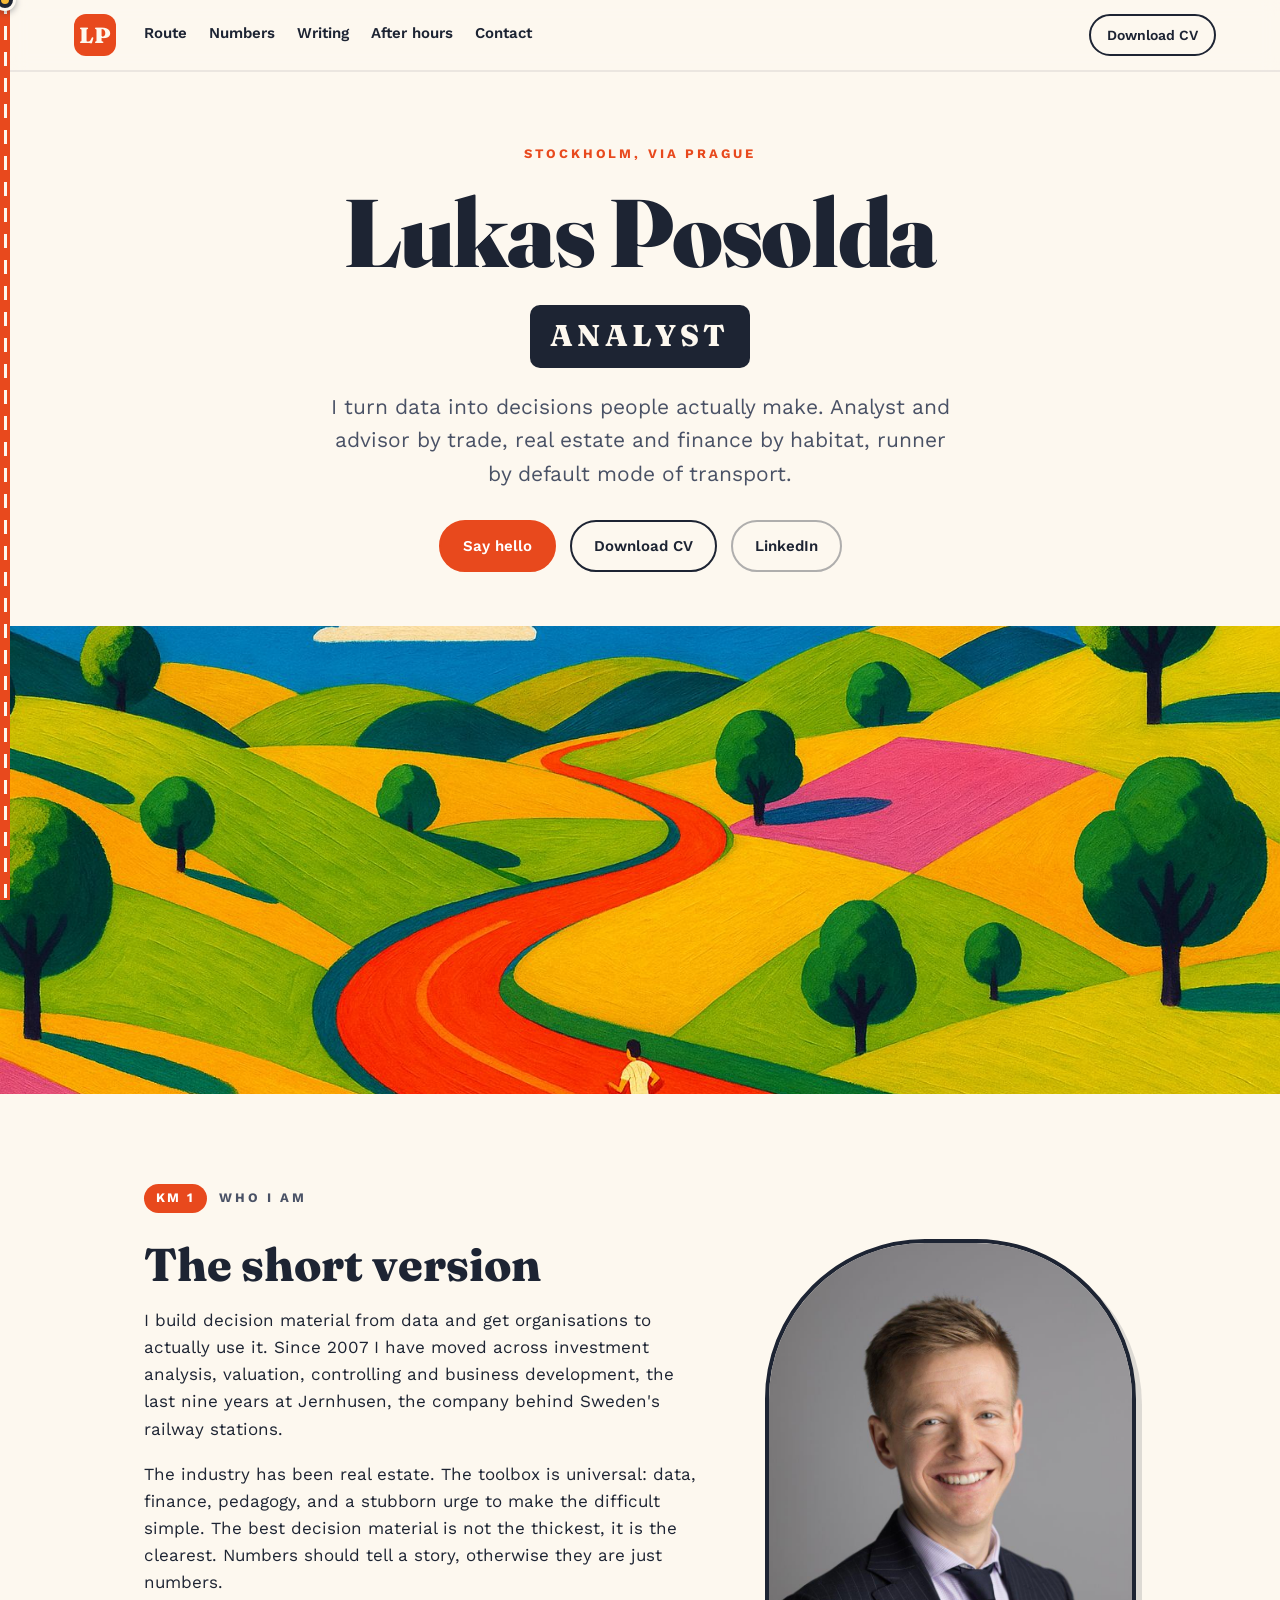
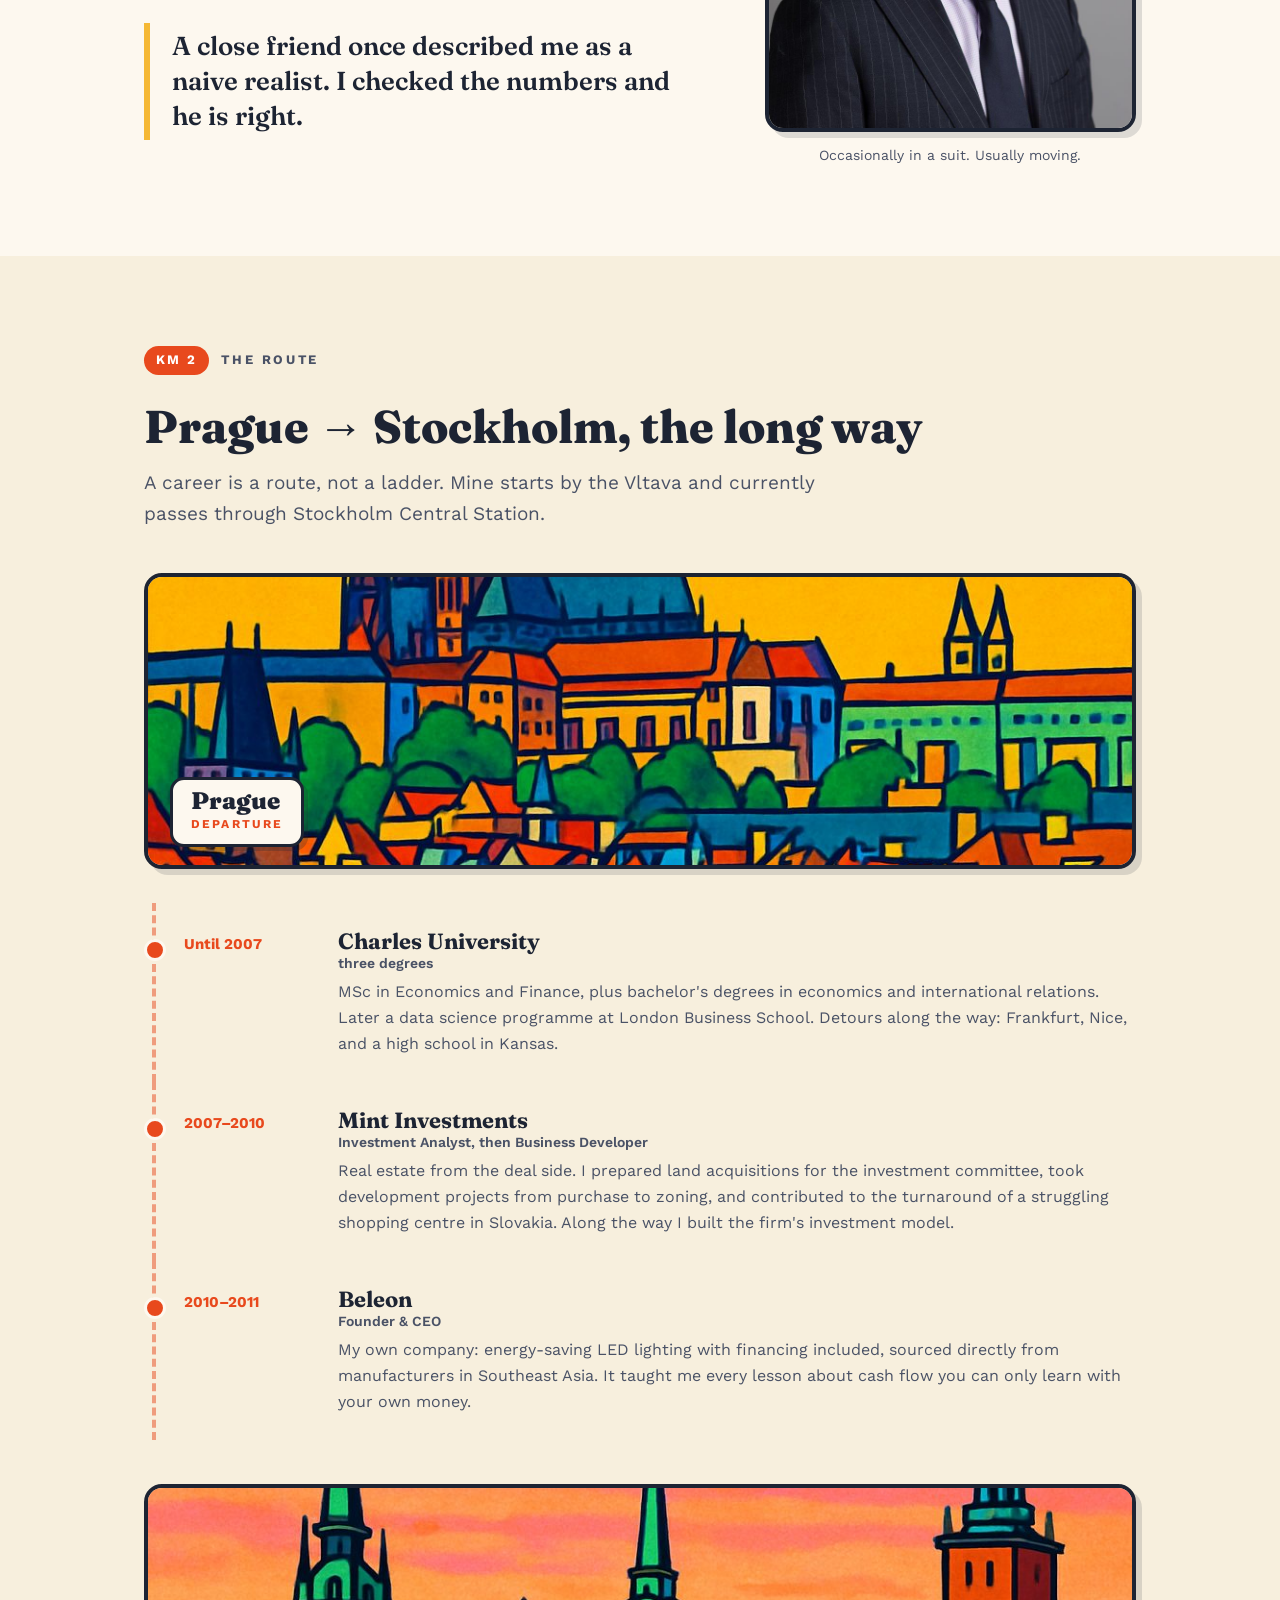
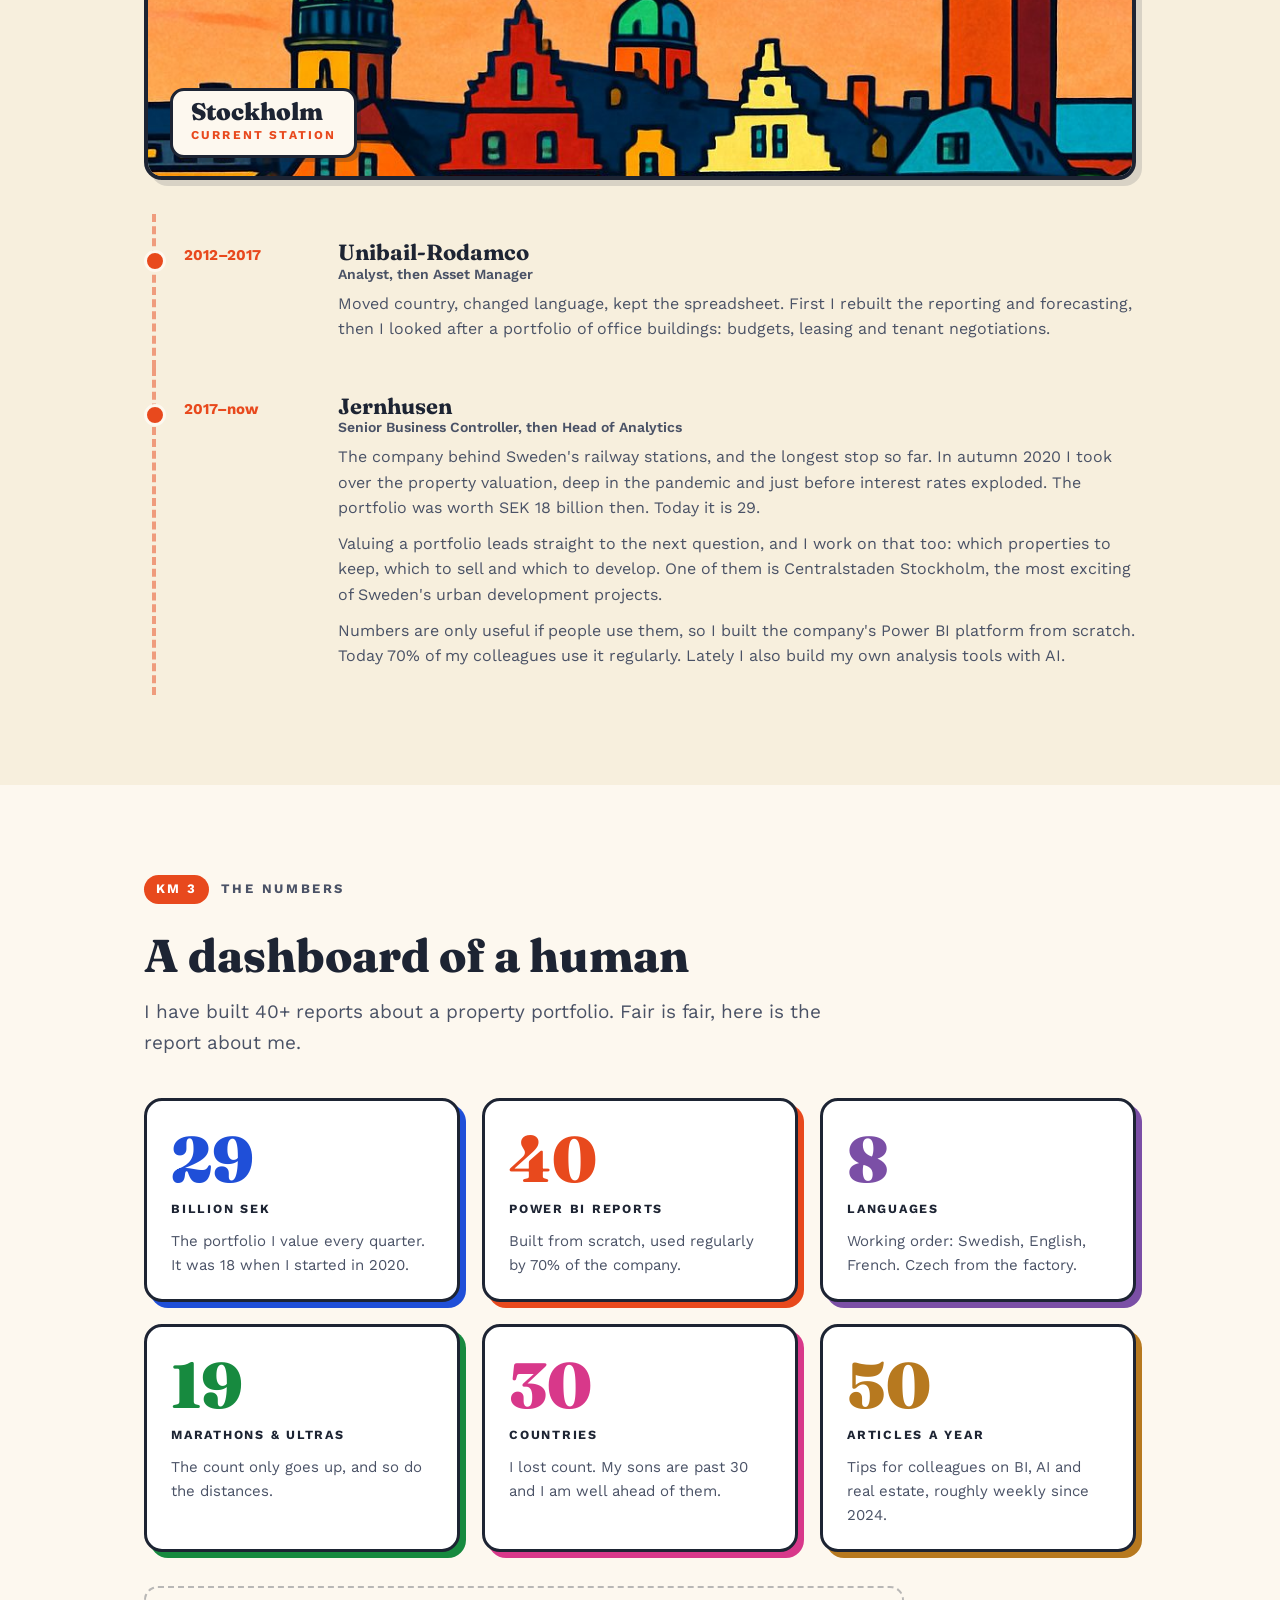
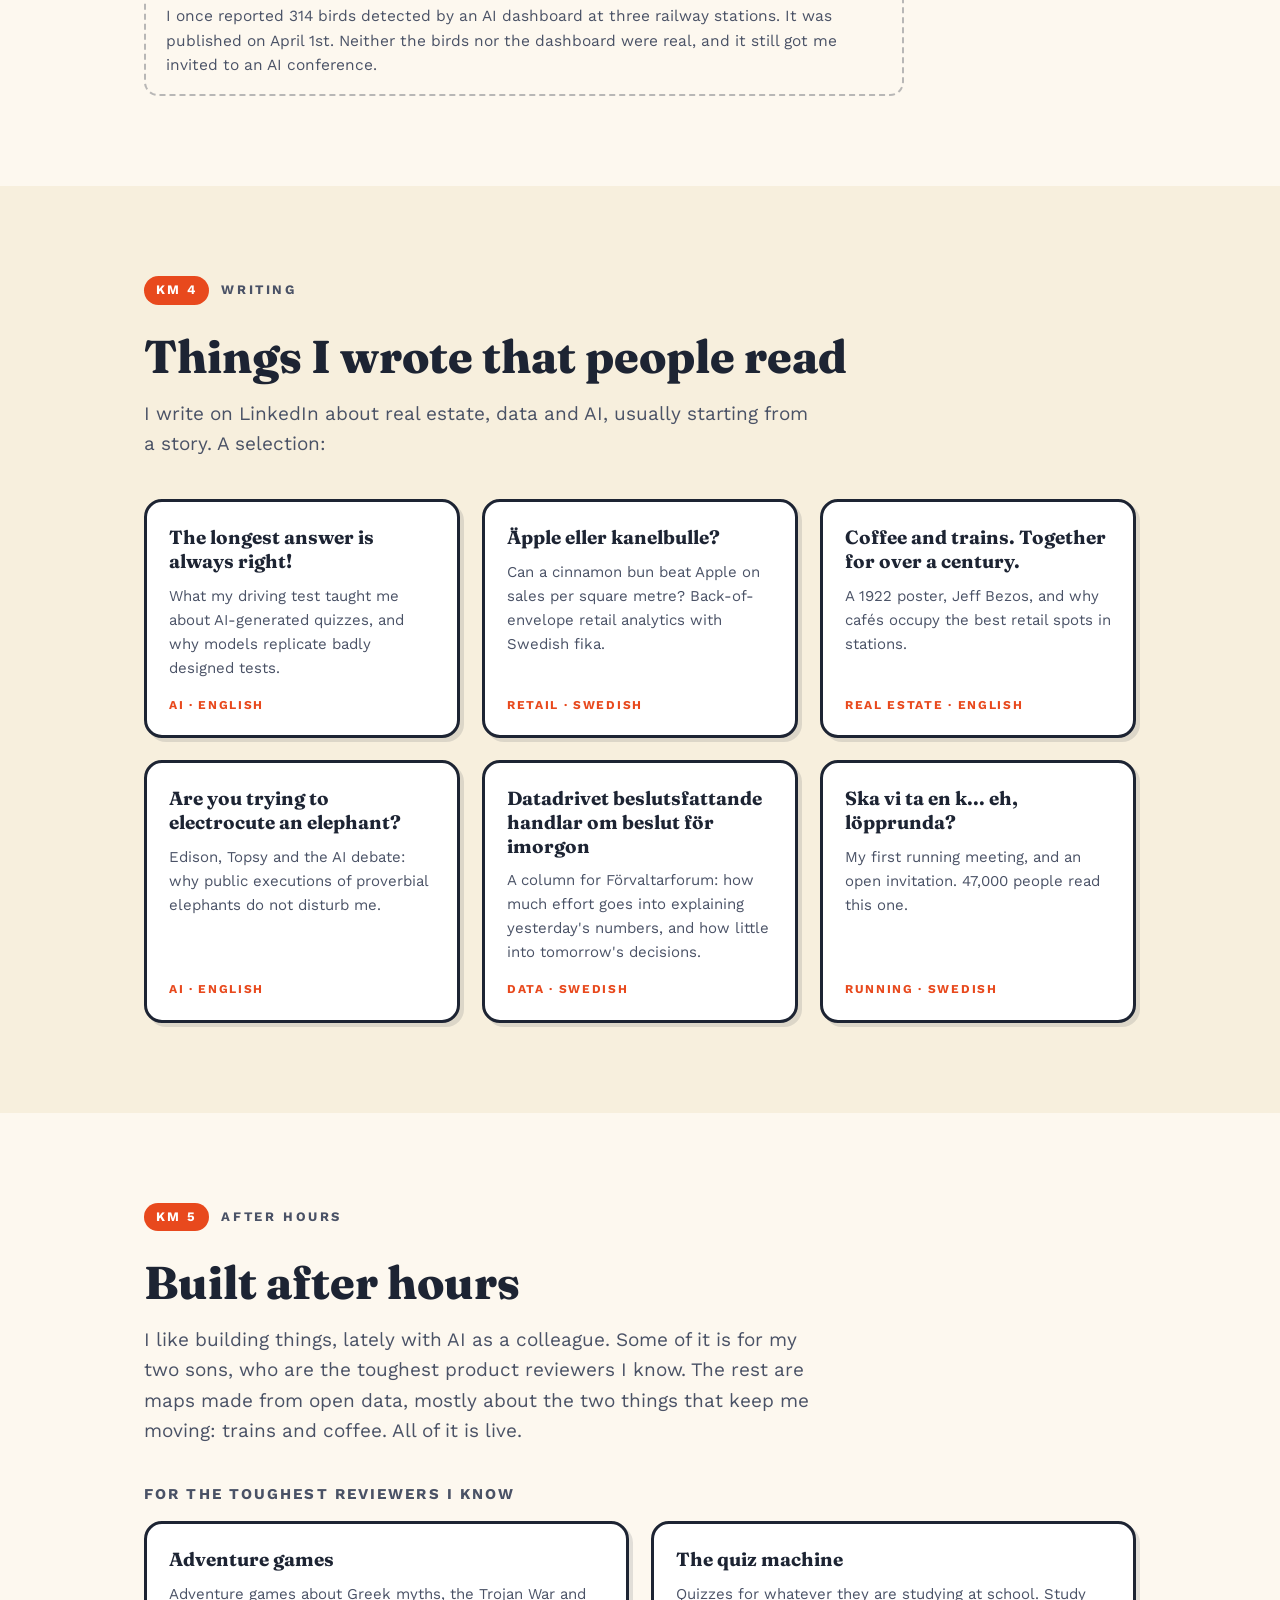
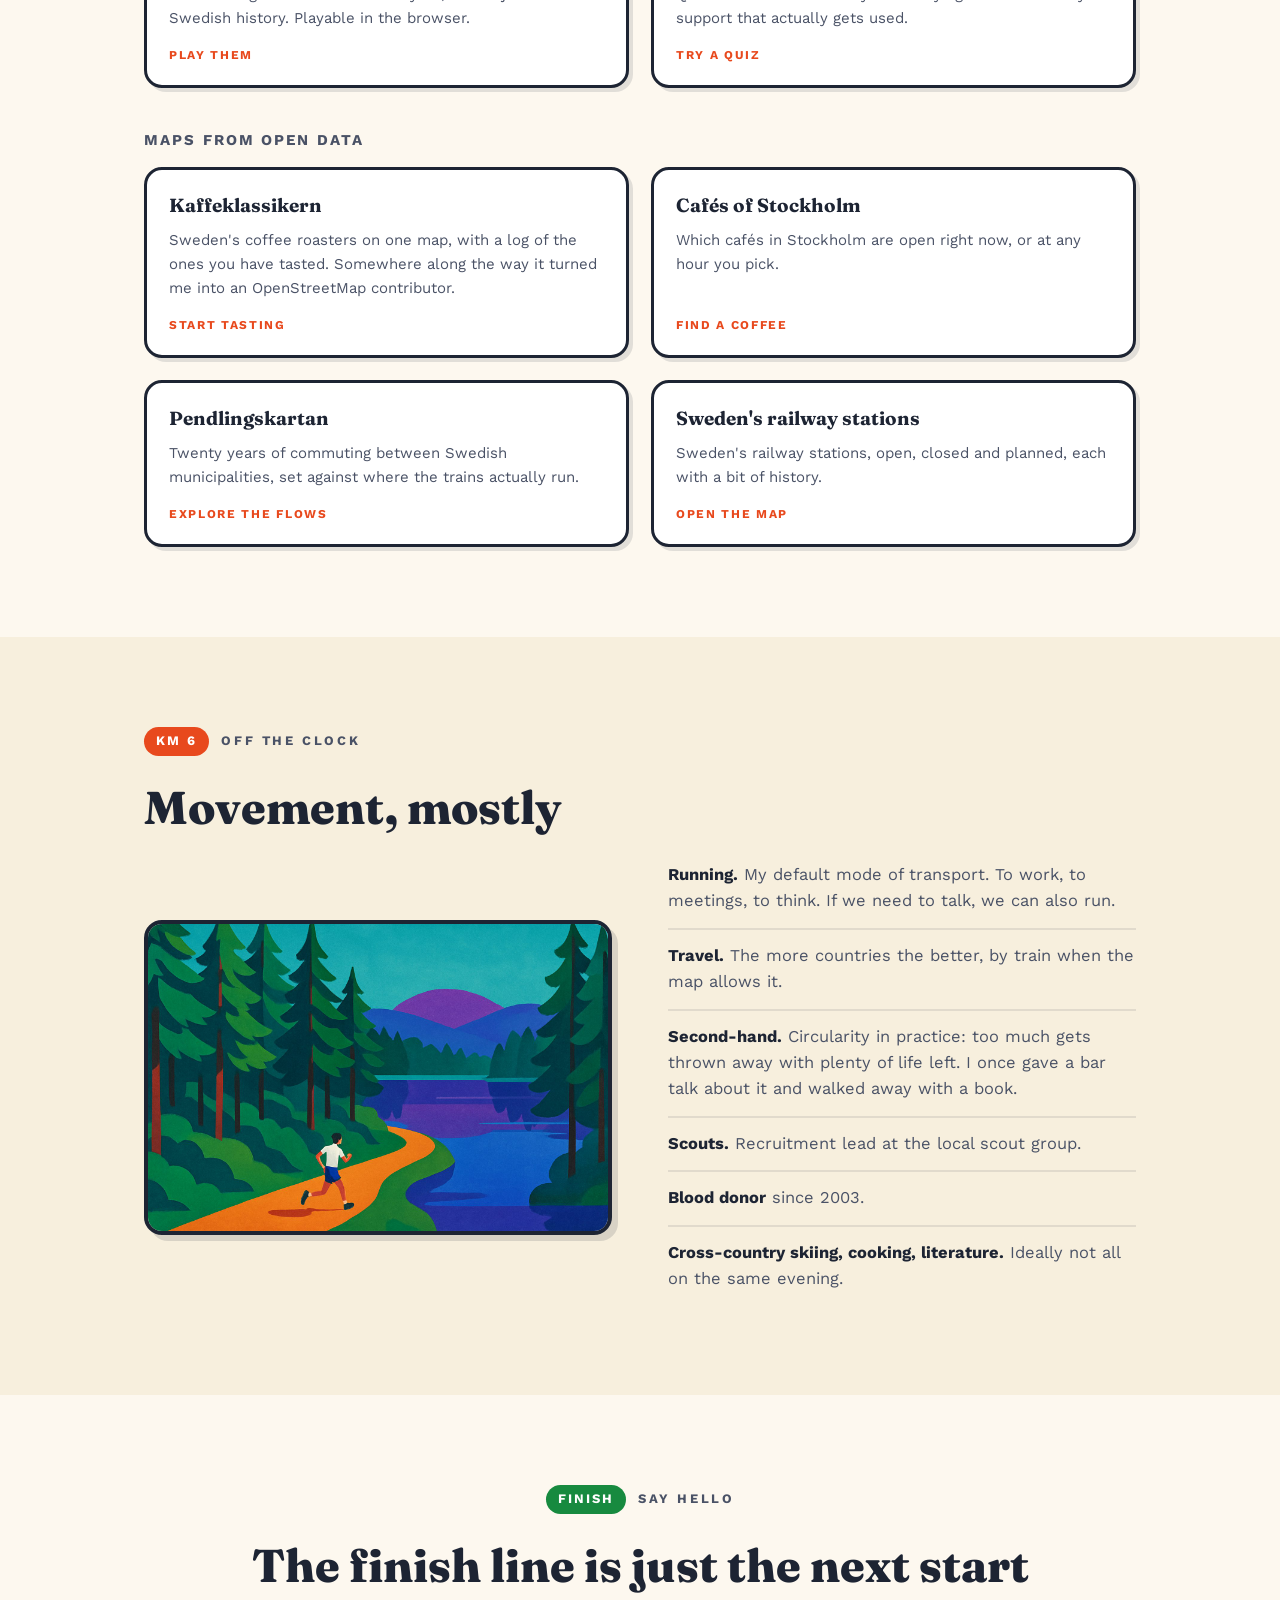
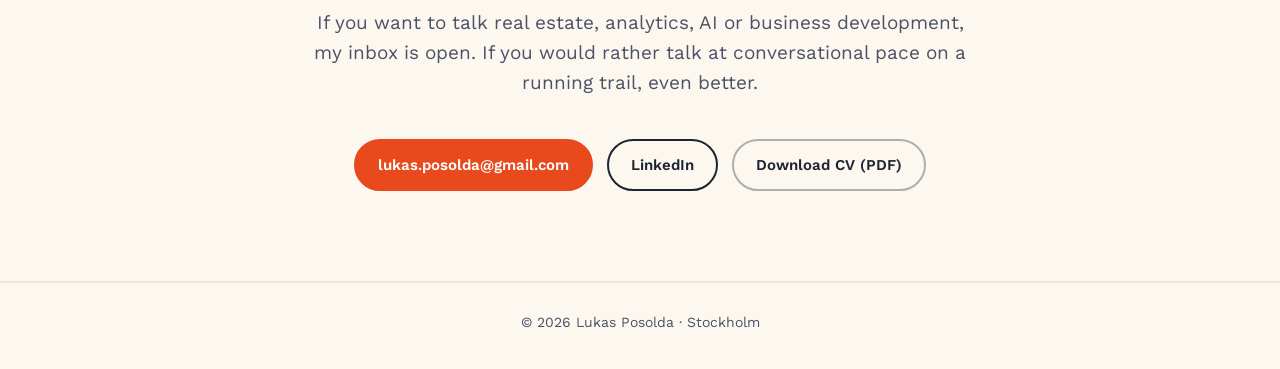
<file: index.html>
<!DOCTYPE html>
<html lang="en">
<head>
<meta charset="UTF-8" />
<meta name="viewport" content="width=device-width, initial-scale=1.0" />
<title>Lukas Posolda · Analyst, advisor, runner</title>
<meta name="description" content="Lukas Posolda, Stockholm. Analyst and advisor in real estate and finance. I turn data into decisions people actually make, and I move through life at running pace." />
<meta property="og:title" content="Lukas Posolda · Analyst, advisor, runner" />
<meta property="og:description" content="I turn data into decisions people actually make. Real estate, finance, analytics, AI. Meetings over a run welcome." />
<meta property="og:image" content="https://lukasposolda-qwertz.github.io/assets/img/hero_road.jpg" />
<meta property="og:type" content="website" />
<link rel="icon" href="data:image/svg+xml,%3Csvg xmlns='http://www.w3.org/2000/svg' viewBox='0 0 32 32'%3E%3Crect width='32' height='32' rx='7' fill='%23e8491d'/%3E%3Cpath d='M6 26 C 12 20, 8 14, 15 11 S 26 8, 27 5' stroke='%23fdf8ef' stroke-width='3.4' fill='none' stroke-linecap='round' stroke-dasharray='5 4'/%3E%3C/svg%3E" />
<link rel="preconnect" href="https://fonts.googleapis.com" />
<link rel="preconnect" href="https://fonts.gstatic.com" crossorigin />
<link href="https://fonts.googleapis.com/css2?family=Fraunces:opsz,wght@9..144,600;9..144,800;9..144,900&family=Work+Sans:wght@400;500;600;700&display=swap" rel="stylesheet" />
<link rel="stylesheet" href="assets/style.css" />
</head>
<body>

<div class="road" aria-hidden="true"><span class="road-runner" id="roadRunner"></span></div>

<header class="nav">
  <a class="nav-logo" href="#top">LP</a>
  <nav class="nav-links">
    <a href="#route">Route</a>
    <a href="#numbers">Numbers</a>
    <a href="#writing">Writing</a>
    <a href="#afterhours">After hours</a>
    <a href="#hello">Contact</a>
  </nav>
  <a class="btn btn-small" href="cv/Lukas_Posolda_CV.pdf" download>Download CV</a>
</header>

<main id="top">

  <!-- HERO -->
  <section class="hero">
    <div class="hero-inner">
      <p class="eyebrow">Stockholm, via Prague</p>
      <h1>Lukas Posolda</h1>
      <div class="flipline" aria-live="off"><span class="flipword" id="flipword">ANALYST</span></div>
      <p class="hero-lead">I turn data into decisions people actually make. Analyst and advisor by trade, real estate and finance by habitat, runner by default mode of transport.</p>
      <div class="hero-cta">
        <a class="btn btn-primary" href="mailto:lukas.posolda@gmail.com">Say hello</a>
        <a class="btn" href="cv/Lukas_Posolda_CV.pdf" download>Download CV</a>
        <a class="btn btn-ghost" href="https://www.linkedin.com/in/lukasposolda/" target="_blank" rel="noopener">LinkedIn</a>
      </div>
    </div>
    <figure class="hero-art">
      <img src="assets/img/hero_road.jpg" alt="Colorful painting of a winding orange road through patchwork hills, with a single runner on the road" />
    </figure>
  </section>

  <!-- WHO I AM -->
  <section class="section" id="who">
    <div class="split-label"><span class="km">KM 1</span><span class="split-name">Who I am</span></div>
    <div class="who-grid">
      <div class="who-text reveal">
        <h2>The short version</h2>
        <p>I build decision material from data and get organisations to actually use it. Since 2007 I have moved across investment analysis, valuation, controlling and business development, the last nine years at Jernhusen, the company behind Sweden's railway stations.</p>
        <p>The industry has been real estate. The toolbox is universal: data, finance, pedagogy, and a stubborn urge to make the difficult simple. The best decision material is not the thickest, it is the clearest. Numbers should tell a story, otherwise they are just numbers.</p>
        <blockquote>A close friend once described me as a naive realist. I checked the numbers and he is right.</blockquote>
      </div>
      <figure class="who-photo reveal">
        <img src="assets/img/lukas.jpg" alt="Portrait of Lukas Posolda" />
        <figcaption>Occasionally in a suit. Usually moving.</figcaption>
      </figure>
    </div>
  </section>

  <!-- THE ROUTE -->
  <section class="section section-tint" id="route">
    <div class="split-label"><span class="km">KM 2</span><span class="split-name">The route</span></div>
    <h2 class="reveal">Prague &rarr; Stockholm, the long way</h2>
    <p class="section-intro reveal">A career is a route, not a ladder. Mine starts by the Vltava and currently passes through Stockholm Central Station.</p>

    <div class="route-city reveal">
      <img src="assets/img/stop_prague.jpg" alt="Colorful painting of Prague with Charles Bridge and the castle" />
      <div class="route-city-label"><h3>Prague</h3><p>Departure</p></div>
    </div>

    <ol class="stops">
      <li class="stop reveal">
        <div class="stop-when">Until 2007</div>
        <div class="stop-body">
          <h3>Charles University <span class="stop-role">three degrees</span></h3>
          <p>MSc in Economics and Finance, plus bachelor's degrees in economics and international relations. Later a data science programme at London Business School. Detours along the way: Frankfurt, Nice, and a high school in Kansas.</p>
        </div>
      </li>
      <li class="stop reveal">
        <div class="stop-when">2007&ndash;2010</div>
        <div class="stop-body">
          <h3>Mint Investments <span class="stop-role">Investment Analyst, then Business Developer</span></h3>
          <p>Real estate from the deal side. I prepared land acquisitions for the investment committee, took development projects from purchase to zoning, and contributed to the turnaround of a struggling shopping centre in Slovakia. Along the way I built the firm's investment model.</p>
        </div>
      </li>
      <li class="stop reveal">
        <div class="stop-when">2010&ndash;2011</div>
        <div class="stop-body">
          <h3>Beleon <span class="stop-role">Founder &amp; CEO</span></h3>
          <p>My own company: energy-saving LED lighting with financing included, sourced directly from manufacturers in Southeast Asia. It taught me every lesson about cash flow you can only learn with your own money.</p>
        </div>
      </li>
    </ol>

    <div class="route-city reveal">
      <img src="assets/img/stop_stockholm.jpg" alt="Colorful painting of Stockholm's Gamla Stan waterfront at sunset" />
      <div class="route-city-label"><h3>Stockholm</h3><p>Current station</p></div>
    </div>

    <ol class="stops">
      <li class="stop reveal">
        <div class="stop-when">2012&ndash;2017</div>
        <div class="stop-body">
          <h3>Unibail-Rodamco <span class="stop-role">Analyst, then Asset Manager</span></h3>
          <p>Moved country, changed language, kept the spreadsheet. First I rebuilt the reporting and forecasting, then I looked after a portfolio of office buildings: budgets, leasing and tenant negotiations.</p>
        </div>
      </li>
      <li class="stop reveal">
        <div class="stop-when">2017&ndash;now</div>
        <div class="stop-body">
          <h3>Jernhusen <span class="stop-role">Senior Business Controller, then Head of Analytics</span></h3>
          <p>The company behind Sweden's railway stations, and the longest stop so far. In autumn 2020 I took over the property valuation, deep in the pandemic and just before interest rates exploded. The portfolio was worth SEK 18 billion then. Today it is 29.</p>
          <p>Valuing a portfolio leads straight to the next question, and I work on that too: which properties to keep, which to sell and which to develop. One of them is Centralstaden Stockholm, the most exciting of Sweden's urban development projects.</p>
          <p>Numbers are only useful if people use them, so I built the company's Power BI platform from scratch. Today 70% of my colleagues use it regularly. Lately I also build my own analysis tools with AI.</p>
        </div>
      </li>
    </ol>
  </section>

  <!-- NUMBERS -->
  <section class="section" id="numbers">
    <div class="split-label"><span class="km">KM 3</span><span class="split-name">The numbers</span></div>
    <h2 class="reveal">A dashboard of a human</h2>
    <p class="section-intro reveal">I have built 40+ reports about a property portfolio. Fair is fair, here is the report about me.</p>
    <div class="stat-grid">
      <div class="stat reveal" style="--tile:#1f4fd8"><span class="stat-num" data-count="29">0</span><span class="stat-unit">billion SEK</span><p>The portfolio I value every quarter. It was 18 when I started in 2020.</p></div>
      <div class="stat reveal" style="--tile:#e8491d"><span class="stat-num" data-count="40" data-suffix="+">0</span><span class="stat-unit">Power BI reports</span><p>Built from scratch, used regularly by 70% of the company.</p></div>
      <div class="stat reveal" style="--tile:#7b4fa6"><span class="stat-num" data-count="8">0</span><span class="stat-unit">languages</span><p>Working order: Swedish, English, French. Czech from the factory.</p></div>
      <div class="stat reveal" style="--tile:#178a3f"><span class="stat-num" data-count="19">0</span><span class="stat-unit">marathons &amp; ultras</span><p>The count only goes up, and so do the distances.</p></div>
      <div class="stat reveal" style="--tile:#d8388a"><span class="stat-num" data-count="30" data-suffix="+">0</span><span class="stat-unit">countries</span><p>I lost count. My sons are past 30 and I am well ahead of them.</p></div>
      <div class="stat reveal" style="--tile:#b7791f"><span class="stat-num" data-count="50" data-suffix="ish">0</span><span class="stat-unit">articles a year</span><p>Tips for colleagues on BI, AI and real estate, roughly weekly since 2024.</p></div>
    </div>
    <p class="stat-footnote reveal">I once reported 314 birds detected by an AI dashboard at three railway stations. It was published on April 1st. Neither the birds nor the dashboard were real, and it still got me invited to an AI conference.</p>
  </section>

  <!-- WRITING -->
  <section class="section section-tint" id="writing">
    <div class="split-label"><span class="km">KM 4</span><span class="split-name">Writing</span></div>
    <h2 class="reveal">Things I wrote that people read</h2>
    <p class="section-intro reveal">I write on LinkedIn about real estate, data and AI, usually starting from a story. A selection:</p>
    <div class="card-grid">
      <a class="card reveal" href="https://www.linkedin.com/feed/update/urn%3Ali%3Ashare%3A7394623063230775296" target="_blank" rel="noopener">
        <h3>The longest answer is always right!</h3>
        <p>What my driving test taught me about AI-generated quizzes, and why models replicate badly designed tests.</p>
        <span class="card-tag">AI &middot; English</span>
      </a>
      <a class="card reveal" href="https://www.linkedin.com/feed/update/urn%3Ali%3Ashare%3A7397251737776066560" target="_blank" rel="noopener">
        <h3>&Auml;pple eller kanelbulle?</h3>
        <p>Can a cinnamon bun beat Apple on sales per square metre? Back-of-envelope retail analytics with Swedish fika.</p>
        <span class="card-tag">Retail &middot; Swedish</span>
      </a>
      <a class="card reveal" href="https://www.linkedin.com/feed/update/urn%3Ali%3Ashare%3A7396077318294638592" target="_blank" rel="noopener">
        <h3>Coffee and trains. Together for over a century.</h3>
        <p>A 1922 poster, Jeff Bezos, and why caf&eacute;s occupy the best retail spots in stations.</p>
        <span class="card-tag">Real estate &middot; English</span>
      </a>
      <a class="card reveal" href="https://www.linkedin.com/feed/update/urn%3Ali%3Ashare%3A7351174522928082944" target="_blank" rel="noopener">
        <h3>Are you trying to electrocute an elephant?</h3>
        <p>Edison, Topsy and the AI debate: why public executions of proverbial elephants do not disturb me.</p>
        <span class="card-tag">AI &middot; English</span>
      </a>
      <a class="card reveal" href="https://www.linkedin.com/feed/update/urn%3Ali%3Ashare%3A7320314146535710721" target="_blank" rel="noopener">
        <h3>Datadrivet beslutsfattande handlar om beslut f&ouml;r imorgon</h3>
        <p>A column for F&ouml;rvaltarforum: how much effort goes into explaining yesterday's numbers, and how little into tomorrow's decisions.</p>
        <span class="card-tag">Data &middot; Swedish</span>
      </a>
      <a class="card reveal" href="https://www.linkedin.com/feed/update/urn%3Ali%3Ashare%3A7387120708327383041" target="_blank" rel="noopener">
        <h3>Ska vi ta en k... eh, l&ouml;pprunda?</h3>
        <p>My first running meeting, and an open invitation. 47,000 people read this one.</p>
        <span class="card-tag">Running &middot; Swedish</span>
      </a>
    </div>  </section>

  <!-- AFTER HOURS -->
  <section class="section" id="afterhours">
    <div class="split-label"><span class="km">KM 5</span><span class="split-name">After hours</span></div>
    <h2 class="reveal">Built after hours</h2>
    <p class="section-intro reveal">I like building things, lately with AI as a colleague. Some of it is for my two sons, who are the toughest product reviewers I know. The rest are maps made from open data, mostly about the two things that keep me moving: trains and coffee. All of it is live.</p>

    <h3 class="card-group reveal">For the toughest reviewers I know</h3>
    <div class="card-grid card-grid-2">
      <a class="card reveal" href="https://lukasposolda-qwertz.github.io/public/games/" target="_blank" rel="noopener">
        <h3>Adventure games</h3>
        <p>Adventure games about Greek myths, the Trojan War and Swedish history. Playable in the browser.</p>
        <span class="card-tag">Play them</span>
      </a>
      <a class="card reveal" href="https://lukasposolda-qwertz.github.io/public/school/" target="_blank" rel="noopener">
        <h3>The quiz machine</h3>
        <p>Quizzes for whatever they are studying at school. Study support that actually gets used.</p>
        <span class="card-tag">Try a quiz</span>
      </a>
    </div>

    <h3 class="card-group reveal">Maps from open data</h3>
    <div class="card-grid card-grid-2">
      <a class="card reveal" href="https://lukasposolda-qwertz.github.io/lab/kaffeklassikern/" target="_blank" rel="noopener">
        <h3>Kaffeklassikern</h3>
        <p>Sweden's coffee roasters on one map, with a log of the ones you have tasted. Somewhere along the way it turned me into an OpenStreetMap contributor.</p>
        <span class="card-tag">Start tasting</span>
      </a>
      <a class="card reveal" href="https://lukasposolda-qwertz.github.io/lab/cafes-of-stockholm/" target="_blank" rel="noopener">
        <h3>Caf&eacute;s of Stockholm</h3>
        <p>Which caf&eacute;s in Stockholm are open right now, or at any hour you pick.</p>
        <span class="card-tag">Find a coffee</span>
      </a>
      <a class="card reveal" href="https://lukasposolda-qwertz.github.io/lab/pendlingskartan/" target="_blank" rel="noopener">
        <h3>Pendlingskartan</h3>
        <p>Twenty years of commuting between Swedish municipalities, set against where the trains actually run.</p>
        <span class="card-tag">Explore the flows</span>
      </a>
      <a class="card reveal" href="https://lukasposolda-qwertz.github.io/lab/stationskarta/" target="_blank" rel="noopener">
        <h3>Sweden's railway stations</h3>
        <p>Sweden's railway stations, open, closed and planned, each with a bit of history.</p>
        <span class="card-tag">Open the map</span>
      </a>
    </div>
  </section>

  <!-- OFF THE CLOCK -->
  <section class="section section-tint" id="offclock">
    <div class="split-label"><span class="km">KM 6</span><span class="split-name">Off the clock</span></div>
    <h2 class="reveal">Movement, mostly</h2>
    <div class="off-grid">
      <figure class="off-art reveal">
        <img src="assets/img/trail_lake.jpg" alt="Painting of a runner on an orange forest trail beside a blue lake" />
      </figure>
      <ul class="off-list">
        <li class="reveal"><strong>Running.</strong> My default mode of transport. To work, to meetings, to think. If we need to talk, we can also run.</li>
        <li class="reveal"><strong>Travel.</strong> The more countries the better, by train when the map allows it.</li>
        <li class="reveal"><strong>Second-hand.</strong> Circularity in practice: too much gets thrown away with plenty of life left. I once gave a bar talk about it and walked away with a book.</li>
        <li class="reveal"><strong>Scouts.</strong> Recruitment lead at the local scout group.</li>
        <li class="reveal"><strong>Blood donor</strong> since 2003.</li>
        <li class="reveal"><strong>Cross-country skiing, cooking, literature.</strong> Ideally not all on the same evening.</li>
      </ul>
    </div>
  </section>

  <!-- CONTACT -->
  <section class="section finish" id="hello">
    <div class="split-label"><span class="km">FINISH</span><span class="split-name">Say hello</span></div>
    <h2 class="reveal">The finish line is just the next start</h2>
    <p class="section-intro reveal">If you want to talk real estate, analytics, AI or business development, my inbox is open. If you would rather talk at conversational pace on a running trail, even better.</p>
    <div class="hero-cta reveal">
      <a class="btn btn-primary" href="mailto:lukas.posolda@gmail.com">lukas.posolda@gmail.com</a>
      <a class="btn" href="https://www.linkedin.com/in/lukasposolda/" target="_blank" rel="noopener">LinkedIn</a>
      <a class="btn btn-ghost" href="cv/Lukas_Posolda_CV.pdf" download>Download CV (PDF)</a>
    </div>
  </section>

</main>

<footer class="footer">
  <p>&copy; 2026 Lukas Posolda &middot; Stockholm</p>
</footer>

<script src="assets/main.js"></script>
</body>
</html>
</file>
<file: assets/style.css>
/* Lukas Posolda · personal site
   Palette borrowed from a certain fondness for bold landscapes:
   cobalt, road orange, meadow green, plum, pink, sun yellow on warm paper. */

:root {
  --paper: #fdf8ef;
  --paper-tint: #f7efdd;
  --ink: #1d2433;
  --ink-soft: #4a5266;
  --road: #e8491d;
  --cobalt: #1f4fd8;
  --meadow: #178a3f;
  --plum: #7b4fa6;
  --pink: #d8388a;
  --sun: #f5b834;
  --radius: 18px;
  --shadow: 6px 6px 0 rgba(29, 36, 51, 0.14);
}

* { margin: 0; padding: 0; box-sizing: border-box; }

html { scroll-behavior: smooth; }

body {
  font-family: "Work Sans", -apple-system, "Segoe UI", sans-serif;
  background: var(--paper);
  color: var(--ink);
  line-height: 1.6;
  overflow-x: hidden;
}

h1, h2, h3 { font-family: "Fraunces", Georgia, serif; line-height: 1.12; }

img { max-width: 100%; display: block; }

/* ---- fixed route strip (desktop) ---- */
.road {
  position: fixed;
  left: 0; top: 0; bottom: 0;
  width: 10px;
  background: var(--road);
  background-image: linear-gradient(to bottom, var(--paper) 0 55%, transparent 55%);
  background-size: 3px 26px;
  background-position: 3.5px 0;
  background-repeat: repeat-y;
  z-index: 60;
}
.road-runner {
  position: absolute;
  left: 50%;
  top: 0;
  width: 22px; height: 22px;
  transform: translate(-50%, -50%);
  background: var(--ink);
  border: 3px solid var(--paper);
  border-radius: 50%;
  box-shadow: 0 2px 6px rgba(29,36,51,.35);
  transition: top .12s linear;
}
.road-runner::after {
  content: "";
  position: absolute; inset: 4px;
  border-radius: 50%;
  background: var(--sun);
}

/* ---- nav ---- */
.nav {
  position: sticky;
  top: 0;
  z-index: 50;
  display: flex;
  align-items: center;
  gap: 28px;
  padding: 14px clamp(20px, 5vw, 64px) 14px calc(clamp(20px, 5vw, 64px) + 10px);
  background: color-mix(in srgb, var(--paper) 88%, transparent);
  backdrop-filter: blur(8px);
  border-bottom: 2px solid rgba(29,36,51,.08);
}
.nav-logo {
  font-family: "Fraunces", serif;
  font-weight: 900;
  font-size: 22px;
  text-decoration: none;
  color: var(--paper);
  background: var(--road);
  width: 42px; height: 42px;
  border-radius: 12px;
  display: grid; place-items: center;
  flex-shrink: 0;
}
.nav-links { display: flex; gap: 22px; margin-right: auto; }
.nav-links a {
  color: var(--ink);
  text-decoration: none;
  font-weight: 600;
  font-size: 15px;
  padding-bottom: 2px;
  border-bottom: 2px solid transparent;
}
.nav-links a:hover { border-bottom-color: var(--road); }

/* ---- buttons ---- */
.btn {
  display: inline-block;
  padding: 12px 22px;
  border-radius: 999px;
  border: 2px solid var(--ink);
  color: var(--ink);
  background: transparent;
  font-weight: 600;
  font-size: 15px;
  text-decoration: none;
  transition: transform .12s ease, box-shadow .12s ease, background .12s ease;
}
.btn:hover { transform: translate(-2px, -2px); box-shadow: 4px 4px 0 rgba(29,36,51,.2); }
.btn-primary { background: var(--road); border-color: var(--road); color: #fff; }
.btn-primary:hover { box-shadow: 4px 4px 0 rgba(232,73,29,.35); }
.btn-ghost { border-color: rgba(29,36,51,.35); }
.btn-small { padding: 8px 16px; font-size: 14px; flex-shrink: 0; }

/* ---- hero ---- */
.hero { padding-top: clamp(40px, 8vh, 90px); }
.hero-inner {
  max-width: 880px;
  margin: 0 auto;
  padding: 0 clamp(24px, 6vw, 48px);
  text-align: center;
}
.eyebrow {
  text-transform: uppercase;
  letter-spacing: .22em;
  font-size: 13px;
  font-weight: 700;
  color: var(--road);
  margin-bottom: 14px;
}
.hero h1 {
  font-size: clamp(46px, 8.5vw, 96px);
  font-weight: 900;
  letter-spacing: -0.015em;
}
.flipline { margin: 18px 0 22px; min-height: 46px; }
.flipword {
  display: inline-block;
  font-family: "Fraunces", serif;
  font-weight: 800;
  font-size: clamp(20px, 3vw, 30px);
  letter-spacing: .14em;
  color: var(--paper);
  background: var(--ink);
  padding: 7px 20px 8px;
  border-radius: 10px;
  transform-origin: center;
}
.flipword.flip { animation: flip .5s ease; }
@keyframes flip {
  0% { transform: rotateX(0); }
  49% { transform: rotateX(90deg); }
  51% { transform: rotateX(-90deg); }
  100% { transform: rotateX(0); }
}
.hero-lead {
  font-size: clamp(17px, 2.2vw, 21px);
  color: var(--ink-soft);
  max-width: 640px;
  margin: 0 auto 30px;
}
.hero-cta { display: flex; gap: 14px; justify-content: center; flex-wrap: wrap; }
.hero-art { margin-top: clamp(36px, 6vh, 64px); }
.hero-art img {
  width: 100%;
  height: clamp(300px, 52vh, 560px);
  object-fit: cover;
}

/* ---- sections ---- */
.section {
  padding: clamp(64px, 10vh, 110px) clamp(24px, 6vw, 64px);
  max-width: 1120px;
  margin: 0 auto;
}
.section-tint {
  max-width: none;
  background: var(--paper-tint);
}
.section-tint > * { max-width: 992px; margin-left: auto; margin-right: auto; }
.section-tint > .section-intro { margin-left: max(0px, calc((100% - 992px) / 2)); }

.split-label {
  display: flex;
  align-items: center;
  gap: 12px;
  margin-bottom: 26px;
}
.km {
  font-weight: 700;
  font-size: 13px;
  letter-spacing: .16em;
  color: #fff;
  background: var(--road);
  padding: 4px 12px;
  border-radius: 999px;
}
.split-name {
  text-transform: uppercase;
  letter-spacing: .2em;
  font-size: 13px;
  font-weight: 700;
  color: var(--ink-soft);
}
.section h2 { font-size: clamp(30px, 4.4vw, 46px); font-weight: 800; margin-bottom: 16px; }
.section-intro { font-size: clamp(16px, 2vw, 19px); color: var(--ink-soft); max-width: 680px; margin-bottom: 40px; }
.section-outro { margin-top: 36px; color: var(--ink-soft); font-size: 16px; }

/* ---- who ---- */
.who-grid {
  display: grid;
  grid-template-columns: 1.5fr 1fr;
  gap: clamp(32px, 5vw, 64px);
  align-items: start;
}
.who-text p { margin-bottom: 18px; font-size: 17px; }
.who-text blockquote {
  font-family: "Fraunces", serif;
  font-size: clamp(20px, 2.6vw, 26px);
  font-weight: 600;
  line-height: 1.35;
  color: var(--ink);
  border-left: 6px solid var(--sun);
  padding: 6px 0 6px 22px;
  margin-top: 26px;
}
.who-photo img {
  border-radius: 160px 160px var(--radius) var(--radius);
  border: 4px solid var(--ink);
  box-shadow: var(--shadow);
}
.who-photo figcaption {
  margin-top: 12px;
  font-size: 14px;
  color: var(--ink-soft);
  text-align: center;
}

/* ---- route ---- */
.route-city {
  position: relative;
  margin: 44px auto 34px;
  border-radius: var(--radius);
  overflow: hidden;
  border: 4px solid var(--ink);
  box-shadow: var(--shadow);
}
.route-city img { width: 100%; height: clamp(200px, 32vh, 320px); object-fit: cover; object-position: center 30%; }
.route-city-label {
  position: absolute;
  left: 22px; bottom: 18px;
  background: var(--paper);
  border: 3px solid var(--ink);
  border-radius: 14px;
  padding: 8px 18px 10px;
  box-shadow: 4px 4px 0 rgba(29,36,51,.25);
}
.route-city-label h3 { font-size: 24px; font-weight: 900; }
.route-city-label p {
  font-size: 12px;
  text-transform: uppercase;
  letter-spacing: .18em;
  font-weight: 700;
  color: var(--road);
}

.stops { list-style: none; }
.stop {
  display: grid;
  grid-template-columns: 130px 1fr;
  gap: 24px;
  padding: 26px 0;
  border-left: 4px dashed rgba(232,73,29,.5);
  padding-left: 28px;
  margin-left: 8px;
  position: relative;
}
.stop::before {
  content: "";
  position: absolute;
  left: -12px; top: 36px;
  width: 16px; height: 16px;
  border-radius: 50%;
  background: var(--road);
  border: 3px solid var(--paper);
}
.stop-when {
  font-weight: 700;
  color: var(--road);
  font-size: 15px;
  padding-top: 3px;
  white-space: nowrap;
}
.stop-body h3 { font-size: 22px; margin-bottom: 8px; }
.stop-role {
  display: block;
  font-family: "Work Sans", sans-serif;
  font-size: 14px;
  font-weight: 600;
  color: var(--ink-soft);
  margin-top: 2px;
}
.stop-body p, .stop-body li { font-size: 16px; color: var(--ink-soft); }
.stop-body p + p { margin-top: 10px; }
.stop-body ul { padding-left: 20px; margin-top: 8px; }
.stop-body li { margin-bottom: 6px; }
.stop-body li::marker { color: var(--road); }

/* ---- numbers ---- */
.stat-grid {
  display: grid;
  grid-template-columns: repeat(3, 1fr);
  gap: 22px;
}
.stat {
  border: 3px solid var(--ink);
  border-radius: var(--radius);
  padding: 26px 24px 22px;
  background: #fff;
  box-shadow: 6px 6px 0 var(--tile, var(--road));
}
.stat-num {
  font-family: "Fraunces", serif;
  font-size: clamp(44px, 5.5vw, 64px);
  font-weight: 900;
  color: var(--tile, var(--road));
  line-height: 1;
  display: block;
}
.stat-unit {
  display: block;
  text-transform: uppercase;
  letter-spacing: .14em;
  font-size: 12.5px;
  font-weight: 700;
  margin: 8px 0 10px;
}
.stat p { font-size: 15px; color: var(--ink-soft); }
.stat-footnote {
  margin-top: 34px;
  font-size: 15.5px;
  color: var(--ink-soft);
  border: 2px dashed rgba(29,36,51,.3);
  border-radius: 14px;
  padding: 16px 20px;
  max-width: 760px;
}

/* ---- cards (writing, after hours) ---- */
.card-grid {
  display: grid;
  grid-template-columns: repeat(3, 1fr);
  gap: 22px;
}
.card {
  display: flex;
  flex-direction: column;
  background: #fff;
  border: 3px solid var(--ink);
  border-radius: var(--radius);
  padding: 24px 22px 20px;
  text-decoration: none;
  color: var(--ink);
  transition: transform .14s ease, box-shadow .14s ease;
  box-shadow: 4px 4px 0 rgba(29,36,51,.12);
}
.card:hover { transform: translate(-3px, -3px); box-shadow: 8px 8px 0 rgba(232,73,29,.8); }
.card h3 { font-size: 19px; margin-bottom: 10px; line-height: 1.25; }
.card p { font-size: 15px; color: var(--ink-soft); flex-grow: 1; }
.card-grid-2 { grid-template-columns: repeat(2, 1fr); }
.card-group {
  font-size: 15px;
  font-family: "Work Sans", sans-serif;
  text-transform: uppercase;
  letter-spacing: .14em;
  color: var(--ink-soft);
  margin: 8px 0 18px;
}
.card-grid + .card-group { margin-top: 44px; }
.card-tag {
  margin-top: 16px;
  font-size: 12px;
  font-weight: 700;
  text-transform: uppercase;
  letter-spacing: .14em;
  color: var(--road);
}

/* ---- off the clock ---- */
.off-grid {
  display: grid;
  grid-template-columns: 1fr 1fr;
  gap: clamp(30px, 5vw, 56px);
  align-items: center;
}
.off-art img {
  border-radius: var(--radius);
  border: 4px solid var(--ink);
  box-shadow: var(--shadow);
}
.off-list { list-style: none; }
.off-list li {
  padding: 13px 0;
  border-bottom: 2px solid rgba(29,36,51,.1);
  font-size: 16.5px;
  color: var(--ink-soft);
}
.off-list li:last-child { border-bottom: none; }
.off-list strong { color: var(--ink); }

/* ---- finish ---- */
.finish { text-align: center; }
.finish .split-label { justify-content: center; }
.finish .km { background: var(--meadow); }
.finish .section-intro { margin-left: auto; margin-right: auto; }

/* ---- footer ---- */
.footer {
  text-align: center;
  padding: 28px 20px 36px;
  font-size: 14px;
  color: var(--ink-soft);
  border-top: 2px solid rgba(29,36,51,.08);
}

/* ---- reveal animation ---- */
.reveal { opacity: 0; transform: translateY(24px); transition: opacity .6s ease, transform .6s ease; }
.reveal.in { opacity: 1; transform: none; }
@media (prefers-reduced-motion: reduce) {
  .reveal { opacity: 1; transform: none; transition: none; }
  html { scroll-behavior: auto; }
}

/* ---- responsive ---- */
@media (max-width: 900px) {
  .stat-grid, .card-grid { grid-template-columns: repeat(2, 1fr); }
  .who-grid { grid-template-columns: 1fr; }
  .who-photo { max-width: 320px; margin: 0 auto; }
  .off-grid { grid-template-columns: 1fr; }
}
@media (max-width: 640px) {
  .road { display: none; }
  .nav { padding-left: 20px; }
  .nav-links { display: none; }
  .stat-grid, .card-grid { grid-template-columns: 1fr; }
  .stop { grid-template-columns: 1fr; gap: 6px; }
  .hero-art img { height: 260px; }
}
</file>
